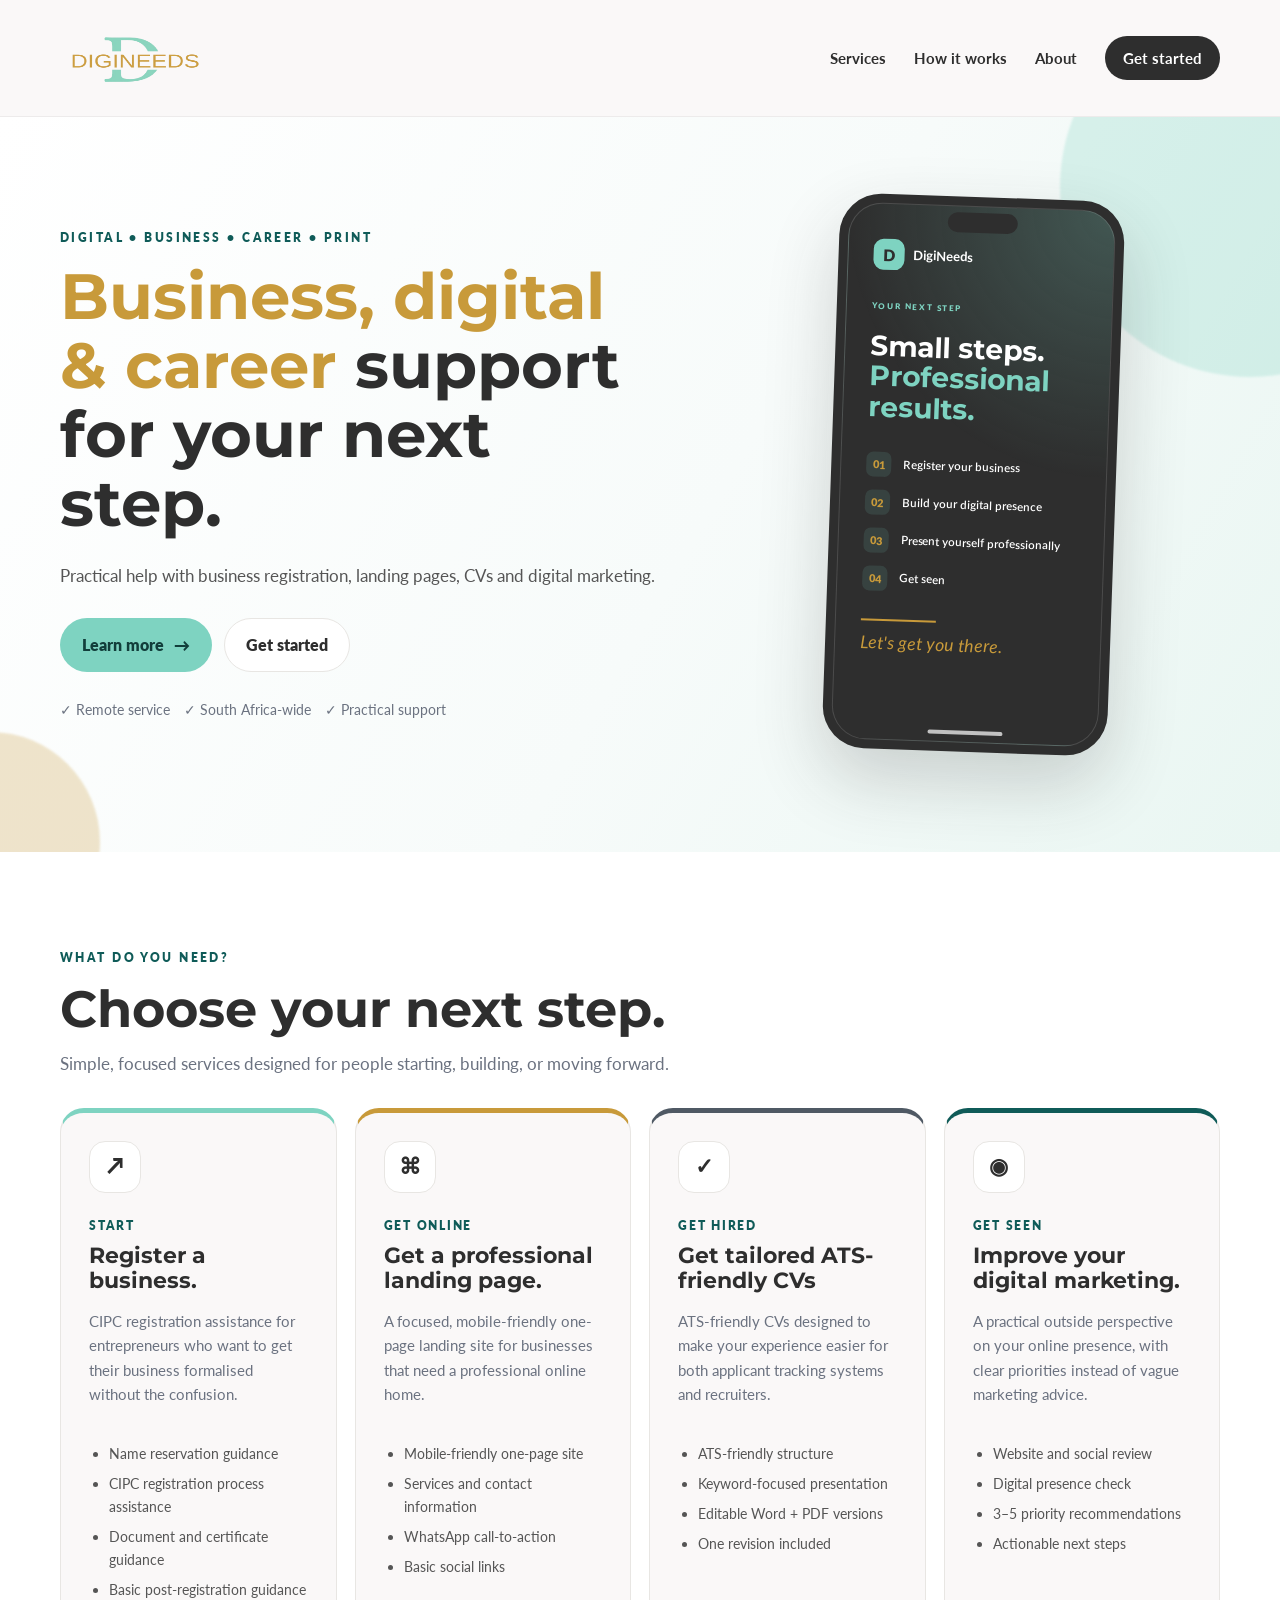
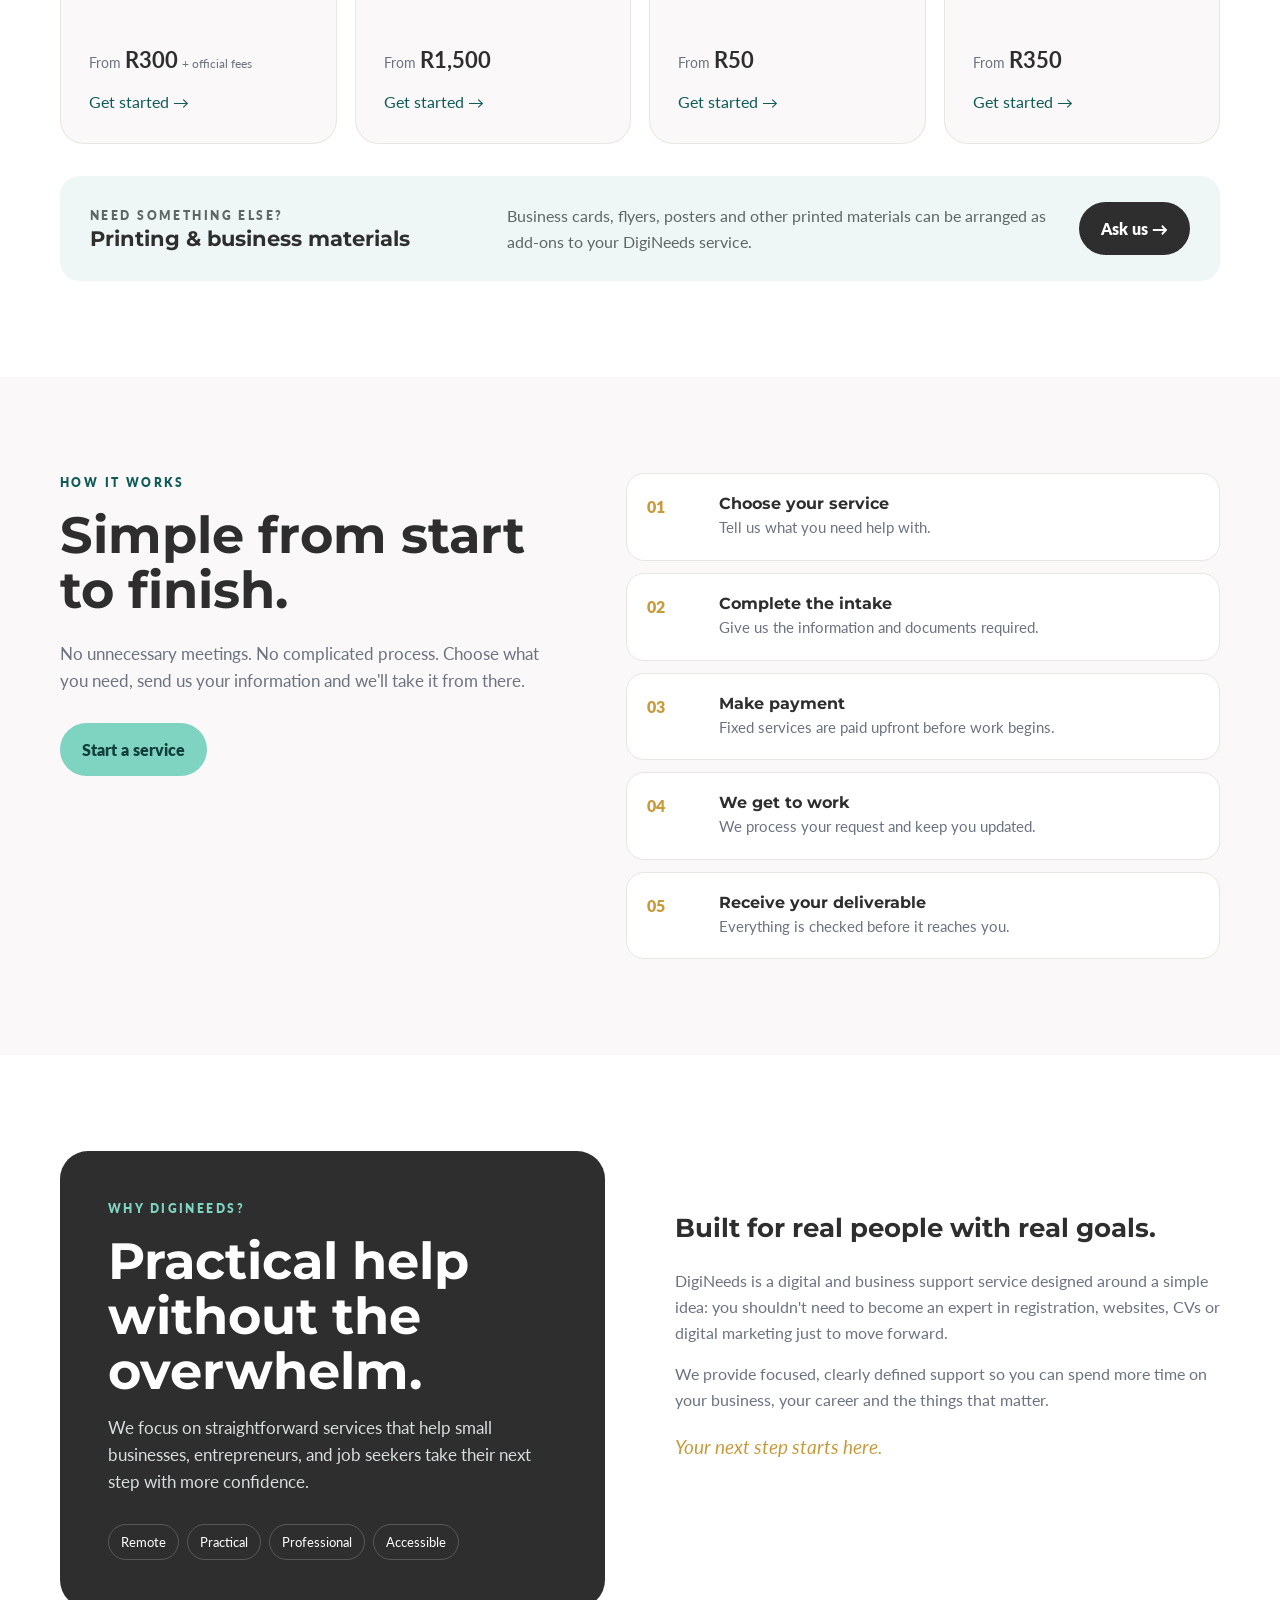
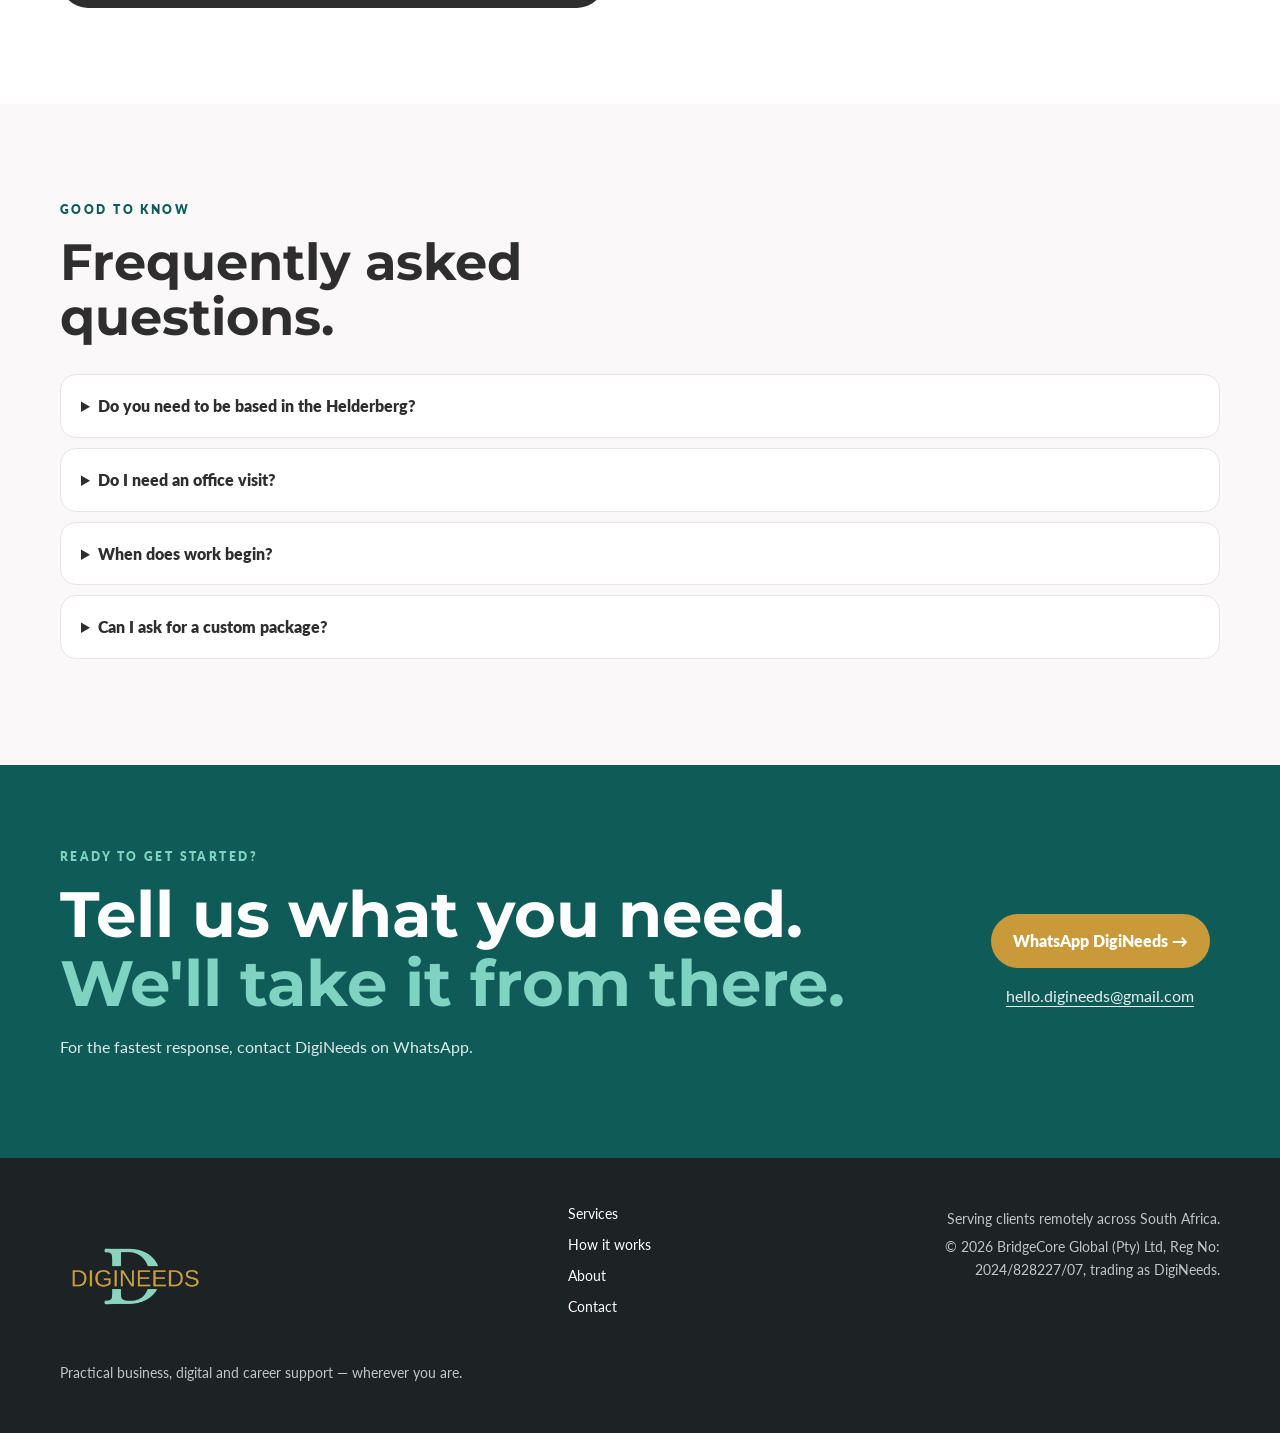
<file: index.html>
<!DOCTYPE html>
<html lang="en">
<head>
  <meta charset="UTF-8">
  <meta name="viewport" content="width=device-width, initial-scale=1.0">
  <meta name="description" content="DigiNeeds provides practical business, digital and career support remotely across South Africa. CIPC registration assistance, landing pages, ATS CVs and digital marketing support.">
  <meta name="theme-color" content="#7ED3C1">
  <title>DigiNeeds | Practical support for your next step</title>
  <link rel="preconnect" href="https://fonts.googleapis.com">
  <link rel="preconnect" href="https://fonts.gstatic.com" crossorigin>
  <link href="https://fonts.googleapis.com/css2?family=Lato:wght@400;500;600;700&family=Montserrat:wght@500;600;700;800&display=swap" rel="stylesheet">
  <link rel="stylesheet" href="styles.css">
</head>
<body>
  <header class="site-header">
    <div class="container nav-wrap">
      <a class="brand" href="#top" aria-label="DigiNeeds home">
        <img src="assets/DigiNeeds_logo.png" alt="DigiNeeds">
      </a>
      <nav class="desktop-nav" aria-label="Main navigation">
        <a href="#services">Services</a>
        <a href="#how-it-works">How it works</a>
        <a href="#about">About</a>
        <a class="nav-cta" href="#contact">Get started</a>
      </nav>
      <button class="menu-toggle" aria-label="Open menu" aria-expanded="false">☰</button>
    </div>
    <div class="mobile-nav" hidden>
      <a href="#services">Services</a>
      <a href="#how-it-works">How it works</a>
      <a href="#about">About</a>
      <a href="#contact">Get started</a>
    </div>
  </header>

  <main id="top">
    <section class="hero">
      <div class="hero-shape hero-shape-one"></div>
      <div class="hero-shape hero-shape-two"></div>
      <div class="container hero-grid">
        <div class="hero-copy">
          <p class="eyebrow">DIGITAL • BUSINESS • CAREER • PRINT</p>
          <h1><span>Business, digital &amp; career</span> support for your next step.</h1>
          <p class="hero-text">
            Practical help with business registration, landing pages, CVs and digital marketing.
          </p>
          <div class="hero-actions">
            <a class="button button-primary" href="#services">Learn more <span>→</span></a>
            <a class="button button-secondary" href="#contact">Get started</a>
          </div>
          <div class="trust-line">
            <span>✓ Remote service</span>
            <span>✓ South Africa-wide</span>
            <span>✓ Practical support</span>
          </div>
        </div>
        <div class="hero-card">
          <div class="hero-card-inner">

            <div class="phone-brand">
            <div class="phone-logo">D</div>
            <span>DigiNeeds</span>
            </div>

              <p class="card-kicker">YOUR NEXT STEP</p>

              <h4>
                Small steps.<br>
                <strong>Professional results.</strong>
              </h4>

              <div class="mini-services">
                  <div><span>01</span> Register your business</div>
                  <div><span>02</span> Build your digital presence</div>
                  <div><span>03</span> Present yourself professionally</div>
                  <div><span>04</span> Get seen</div>
              </div>

              <div class="gold-line"></div>

            <p class="script">Let's get you there.</p>

          </div>
        </div>
      </div>
    </section>
    <!-- =========================================
     CORE WEBSITE SECTIONS
     ========================================= -->

<section class="services section" id="services">
  <div class="container">
    <div class="section-heading">
      <p class="eyebrow">WHAT DO YOU NEED?</p>
      <h2>Choose your next step.</h2>
      <p>Simple, focused services designed for people starting, building, or moving forward.</p>
    </div>
    
    <div class="service-grid">
      <article class="service-card start">
        <div class="service-icon">↗</div>
        <p class="service-label">START</p>
        <h3>Register a business.</h3>
        <p>CIPC registration assistance for entrepreneurs who want to get their business formalised without the confusion.</p>
        <ul>
          <li>Name reservation guidance</li>
          <li>CIPC registration process assistance</li>
          <li>Document and certificate guidance</li>
          <li>Basic post-registration guidance</li>
        </ul>
        <div class="price">From <strong>R300</strong> <small>+ official fees</small></div>
        <button class="text-link service-trigger" type="button" data-service="registration">Get started →</button>
      </article>
      
      <article class="service-card online">
        <div class="service-icon">⌘</div>
        <p class="service-label">GET ONLINE</p>
        <h3>Get a professional landing page.</h3>
        <p>A focused, mobile-friendly one-page landing site for businesses that need a professional online home.</p>
        <ul>
          <li>Mobile-friendly one-page site</li>
          <li>Services and contact information</li>
          <li>WhatsApp call-to-action</li>
          <li>Basic social links</li>
        </ul>
        <div class="price">From <strong>R1,500</strong></div>
        <button class="text-link service-trigger" type="button" data-service="landing-page">Get started →</button>
      </article>
      
      <article class="service-card hired">
        <div class="service-icon">✓</div>
        <p class="service-label">GET HIRED</p>
        <h3>Get tailored ATS-friendly CVs</h3>
        <p>ATS-friendly CVs designed to make your experience easier for both applicant tracking systems and recruiters.</p>
        <ul>
          <li>ATS-friendly structure</li>
          <li>Keyword-focused presentation</li>
          <li>Editable Word + PDF versions</li>
          <li>One revision included</li>
        </ul>
        <div class="price">From <strong>R50</strong></div>
        <button class="text-link service-trigger" type="button" data-service="cv">Get started →</button>
      </article>
      
      <article class="service-card seen">
        <div class="service-icon">◉</div>
        <p class="service-label">GET SEEN</p>
        <h3>Improve your digital marketing.</h3>
        <p>A practical outside perspective on your online presence, with clear priorities instead of vague marketing advice.</p>
        <ul>
          <li>Website and social review</li>
          <li>Digital presence check</li>
          <li>3–5 priority recommendations</li>
          <li>Actionable next steps</li>
        </ul>
        <div class="price">From <strong>R350</strong></div>
        <button class="text-link service-trigger" type="button" data-service="marketing">Get started →</button>
      </article>
    </div>
    
    <div class="add-on-strip">
      <div>
        <p class="eyebrow">NEED SOMETHING ELSE?</p>
        <h3>Printing & business materials</h3>
      </div>
      <p>Business cards, flyers, posters and other printed materials can be arranged as add-ons to your DigiNeeds service.</p>
      <a href="#contact" class="button button-dark">Ask us →</a>
    </div>
  </div>
</section>

<section class="process section" id="how-it-works">
  <div class="container process-grid">
    <div>
      <p class="eyebrow">HOW IT WORKS</p>
      <h2>Simple from start to finish.</h2>
      <p class="lead">No unnecessary meetings. No complicated process. Choose what you need, send us your information and we'll take it from there.</p>
      <a class="button button-primary" href="#contact">Start a service</a>
    </div>
    <div class="steps">
      <div class="step"><span>01</span><div><h3>Choose your service</h3><p>Tell us what you need help with.</p></div></div>
      <div class="step"><span>02</span><div><h3>Complete the intake</h3><p>Give us the information and documents required.</p></div></div>
      <div class="step"><span>03</span><div><h3>Make payment</h3><p>Fixed services are paid upfront before work begins.</p></div></div>
      <div class="step"><span>04</span><div><h3>We get to work</h3><p> We process your request and keep you updated.</p></div></div>
      <div class="step"><span>05</span><div><h3>Receive your deliverable</h3><p>Everything is checked before it reaches you.</p></div></div>
    </div>
  </div>
</section>

<section class="why section" id="about">
  <div class="container why-grid">
    <div class="why-panel">
      <p class="eyebrow">WHY DIGINEEDS?</p>
      <h2>Practical help without the overwhelm.</h2>
      <p>We focus on straightforward services that help small businesses, entrepreneurs, and job seekers take their next step with more confidence.</p>
      <div class="pill-row"><span>Remote</span><span>Practical</span><span>Professional</span><span>Accessible</span></div>
    </div>
    <div class="about-copy">
      <h3>Built for real people with real goals.</h3>
      <p>DigiNeeds is a digital and business support service designed around a simple idea: you shouldn't need to become an expert in registration, websites, CVs or digital marketing just to move forward.</p>
      <p>We provide focused, clearly defined support so you can spend more time on your business, your career and the things that matter.</p>
      <p class="signature">Your next step starts here.</p>
    </div>
  </div>
</section>

<section class="faq section">
  <div class="container narrow">
    <div class="section-heading">
      <p class="eyebrow">GOOD TO KNOW</p>
      <h2>Frequently asked questions.</h2>
    </div>
    <details><summary>Do you need to be based in the Helderberg?</summary><p>No. DigiNeeds is designed to work remotely and serve clients across South Africa.</p></details>
    <details><summary>Do I need an office visit?</summary><p>No. Our pilot services are designed to be handled remotely using WhatsApp, email, and online forms.</p></details>
    <details><summary>When does work begin?</summary><p>For fixed services, work begins after we have received the required information and payment.</p></details>
    <details><summary>Can I ask for a custom package?</summary><p>Yes. If you need a combination of services, contact us, and we'll let you know what we can accommodate.</p></details>
  </div>
</section>

<section class="cta-section" id="contact">
  <div class="container cta-inner">
    <div>
      <p class="eyebrow">READY TO GET STARTED?</p>
      <h2>Tell us what you need.<br><span>We'll take it from there.</span></h2>
      <p>For the fastest response, contact DigiNeeds on WhatsApp.</p>
    </div>
    <div class="cta-actions">
      <a class="button button-gold" href="https://wa.me." target="_blank" rel="noopener">WhatsApp DigiNeeds →</a>
      <a class="email-link" href="mailto:hello.digineeds@gmail.com">hello.digineeds@gmail.com</a>
    </div>
  </div>
</section>

<!-- =========================================
     SERVICE INTAKE MODAL WINDOW & FORM
     ========================================= -->

<div class="service-modal" id="service-modal" hidden>
  <div class="modal-backdrop" data-modal-close></div>
  <div class="modal-panel" role="dialog" aria-modal="true" aria-labelledby="modal-title" aria-describedby="modal-description">
    <button class="modal-close" type="button" aria-label="Close form" data-modal-close>×</button>
    
    <div class="modal-header">
      <p class="eyebrow" id="modal-label">START</p>
      <h2 id="modal-title">Register your business.</h2>
      <p id="modal-description">Tell us a little about what you're starting so we can help with the right next steps.</p>
    </div>
    
    <form id="service-form" novalidate>
      <input type="hidden" name="service" id="service-name">
      <input type="hidden" name="service_price" id="service-price">
      <div class="form-trap" aria-hidden="true">
  <label for="website-trap">Leave this field empty</label>
  <input
    id="website-trap" type="text" name="website_trap" tabindex="-1"
    autocomplete="off">
</div>
      <div class="form-grid">
        <label class="form-field">
          <span>Full name <b aria-hidden="true">*</b></span>
          <input type="text" name="name" autocomplete="name" required>
        </label>
        <label class="form-field">
          <span>Email address <b aria-hidden="true">*</b></span>
          <input type="email" name="email" autocomplete="email" required>
        </label>
        <label class="form-field">
          <span>Contact<b aria-hidden="true">*</b></span>
          <input type="tel" name="phone" autocomplete="tel" required>
        </label>
        
        <!-- JavaScript field injection area -->
        <div id="dynamic-fields" class="form-grid-full"></div>
      </div>
      
      <label class="consent-field">
        <input type="checkbox" name="consent" value="yes" required>
        <span>I agree to DigiNeeds collecting and using the information I provide to process my service request and communicate with me about it. I have read the <a href="privacy.html" target="_blank" rel="noopener">Privacy Policy</a>.</span>
      </label>
      
      <p class="form-error" id="form-error" role="alert" hidden></p>

      <button class="button button-primary form-submit" type="submit" id="form-submit">
        Submit request →
      </button>
    </form>

    <!-- Success Feedback Area -->
    <div class="form-success" id="form-success" hidden>
      <div class="success-mark" aria-hidden="true">✓</div>
          <p class="eyebrow">REQUEST RECEIVED</p>
          <h3>Thanks — we've received your request.</h3>
          <p>Your next step is payment so we can begin processing your request.</p>
          <a class="button button-gold" id="payment-link" href="#" target="_blank" rel="noopener">
            Proceed to secure payment →
          </a>
          <button class="modal-secondary-action" type="button" data-modal-close>Close</button>
        </div>
      </div>
    </div>

  </main>

  <footer class="footer">
    <div class="container footer-grid">
      <div>
        <img src="assets/DigiNeeds_logo.png" alt="DigiNeeds" class="footer-logo">
        <p>Practical business, digital and career support — wherever you are.</p>
      </div>
      <div class="footer-links">
        <a href="#services">Services</a>
        <a href="#how-it-works">How it works</a>
        <a href="#about">About</a>
        <a href="#contact">Contact</a>
      </div>
      <div class="footer-note">
        <p>Serving clients remotely across South Africa.</p>
        <p>© <span id="year"></span> BridgeCore Global (Pty) Ltd, Reg No: 2024/828227/07, trading as DigiNeeds.</p>
      </div>
    </div>
  </footer>

  <script src="script.js"></script>
</body>
</html>
</file>
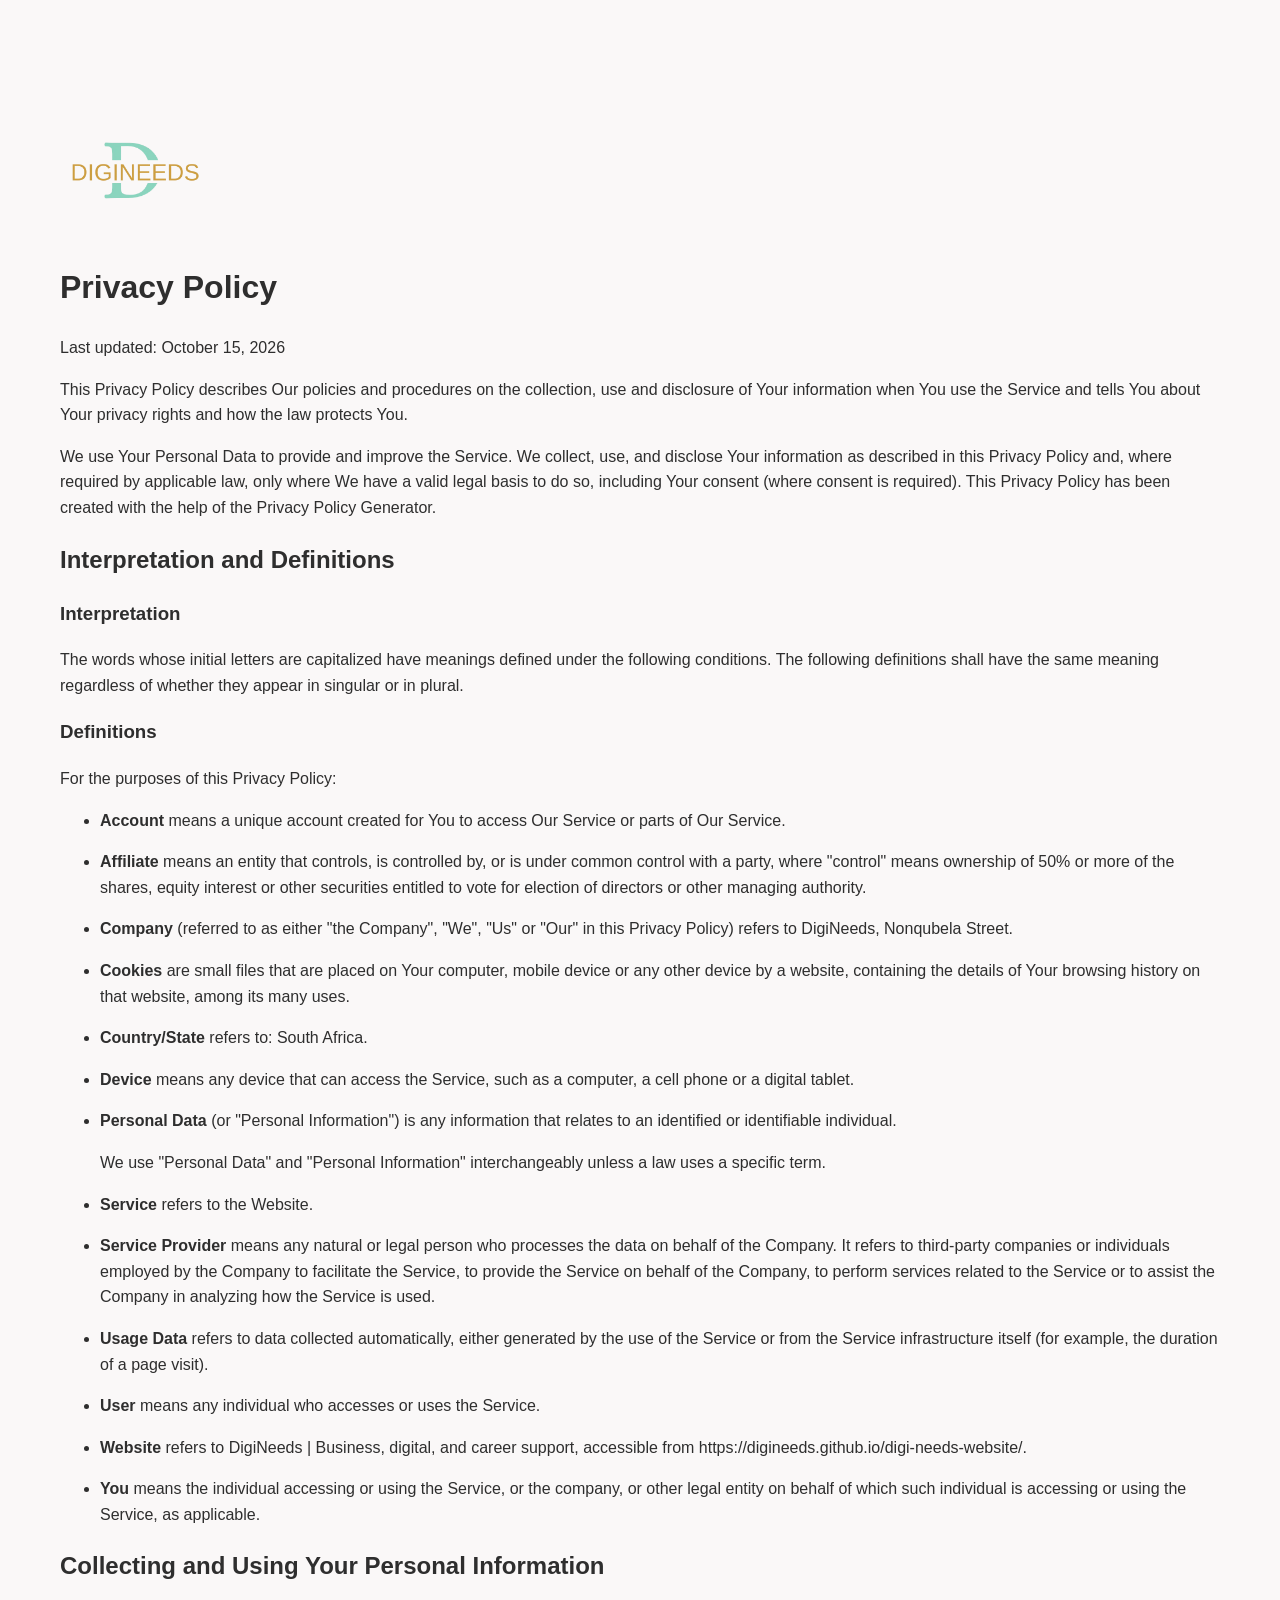
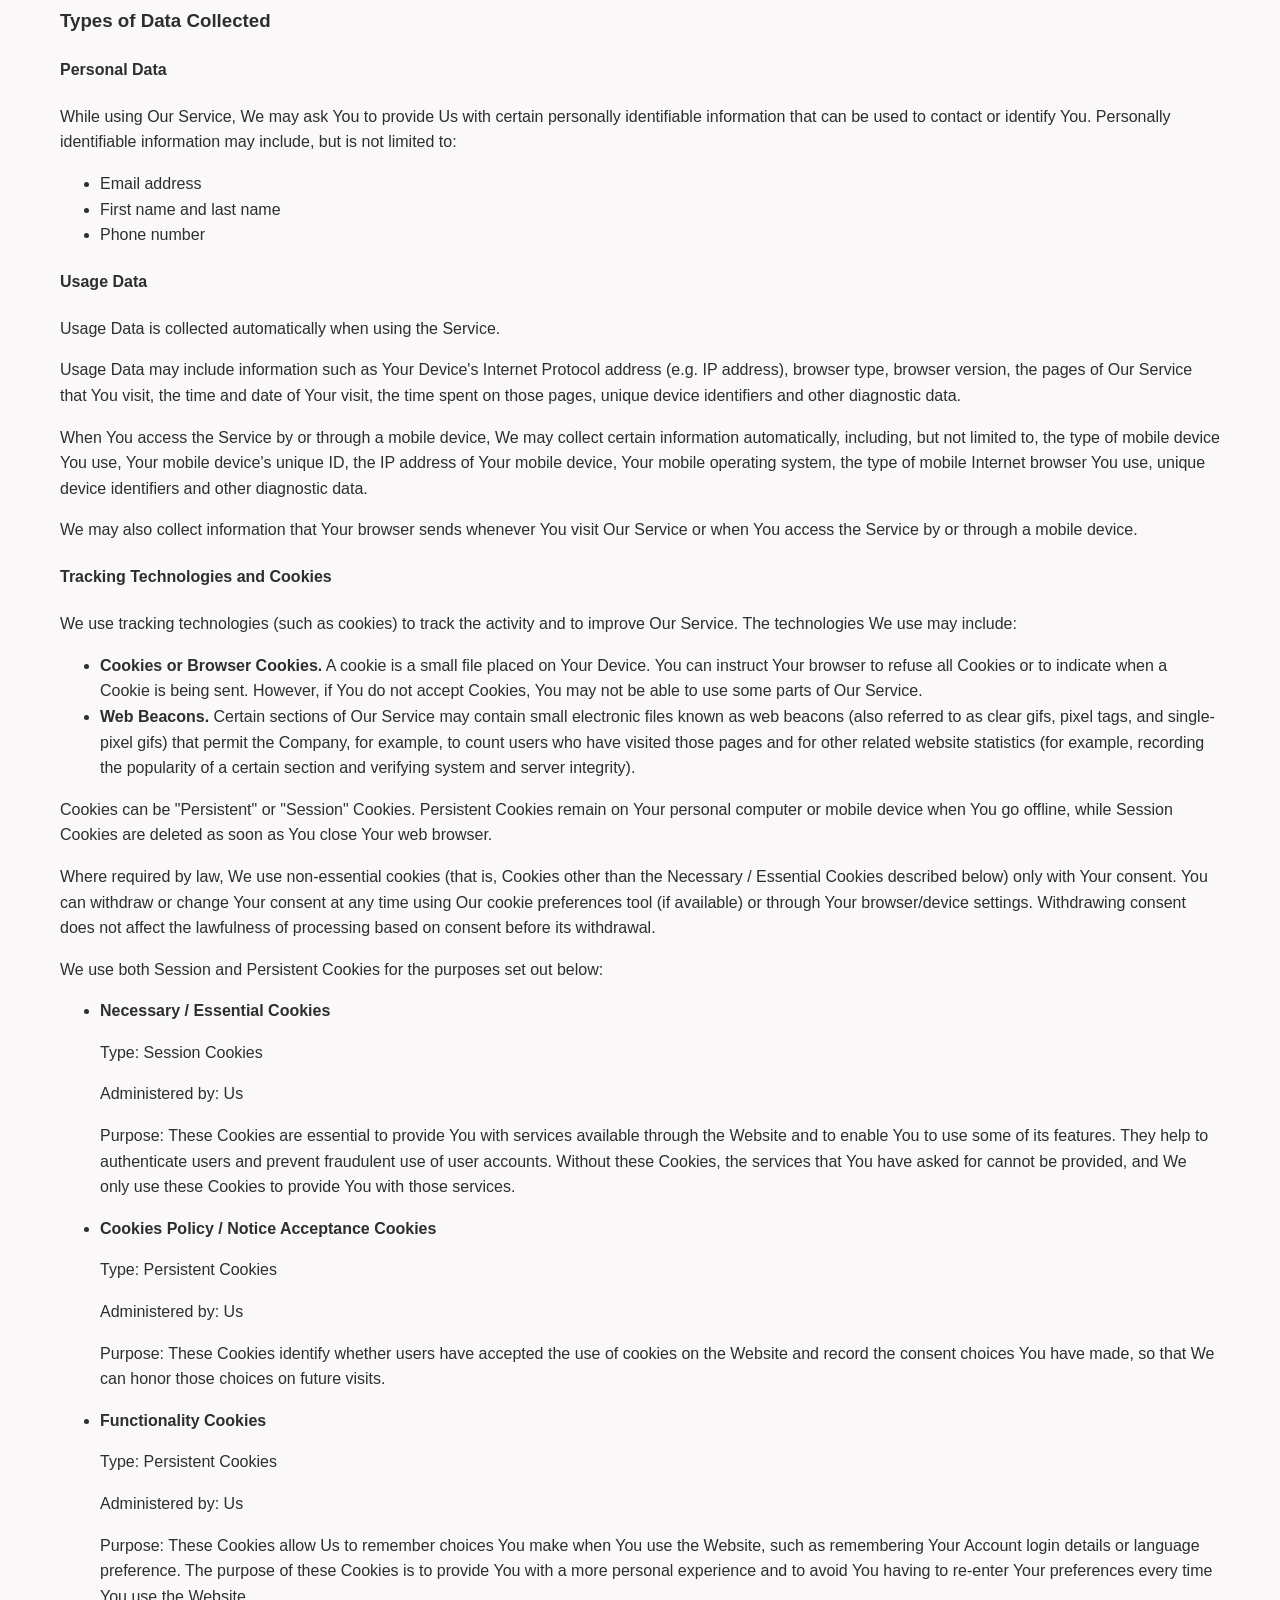
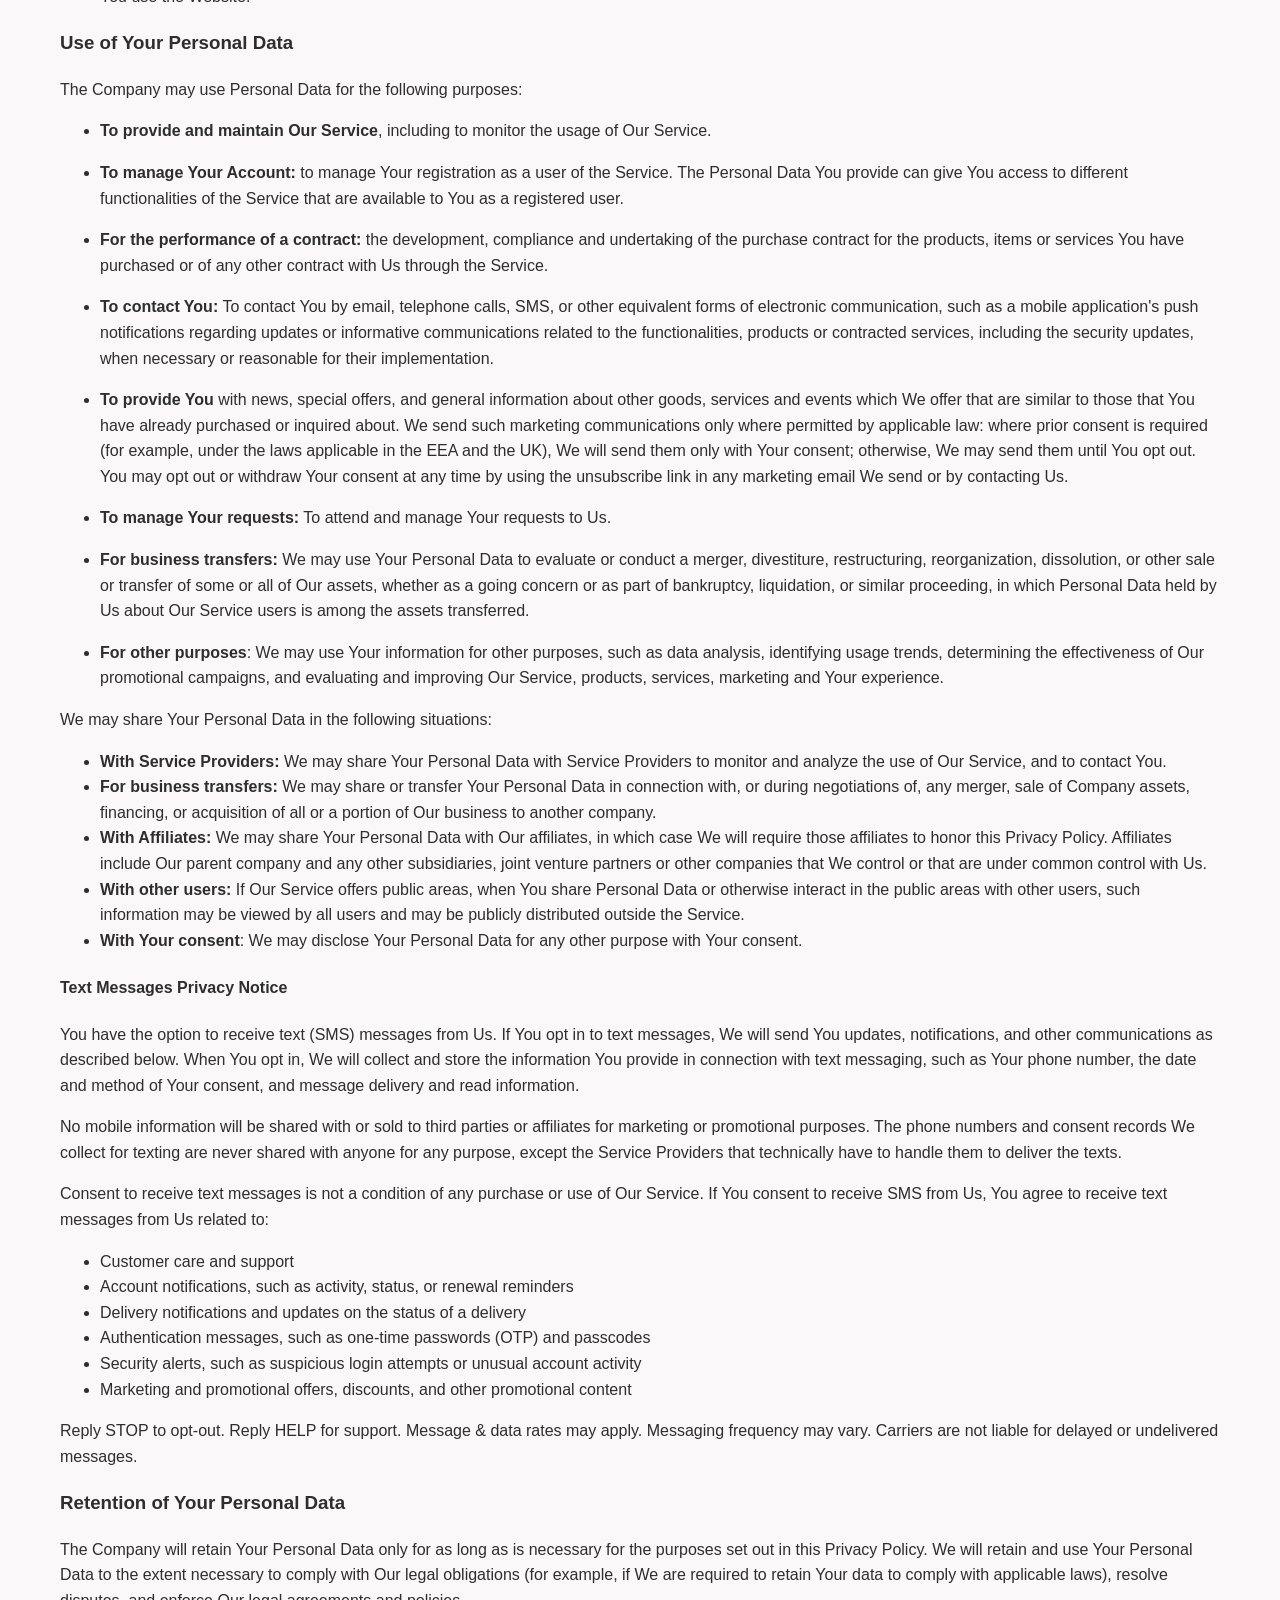
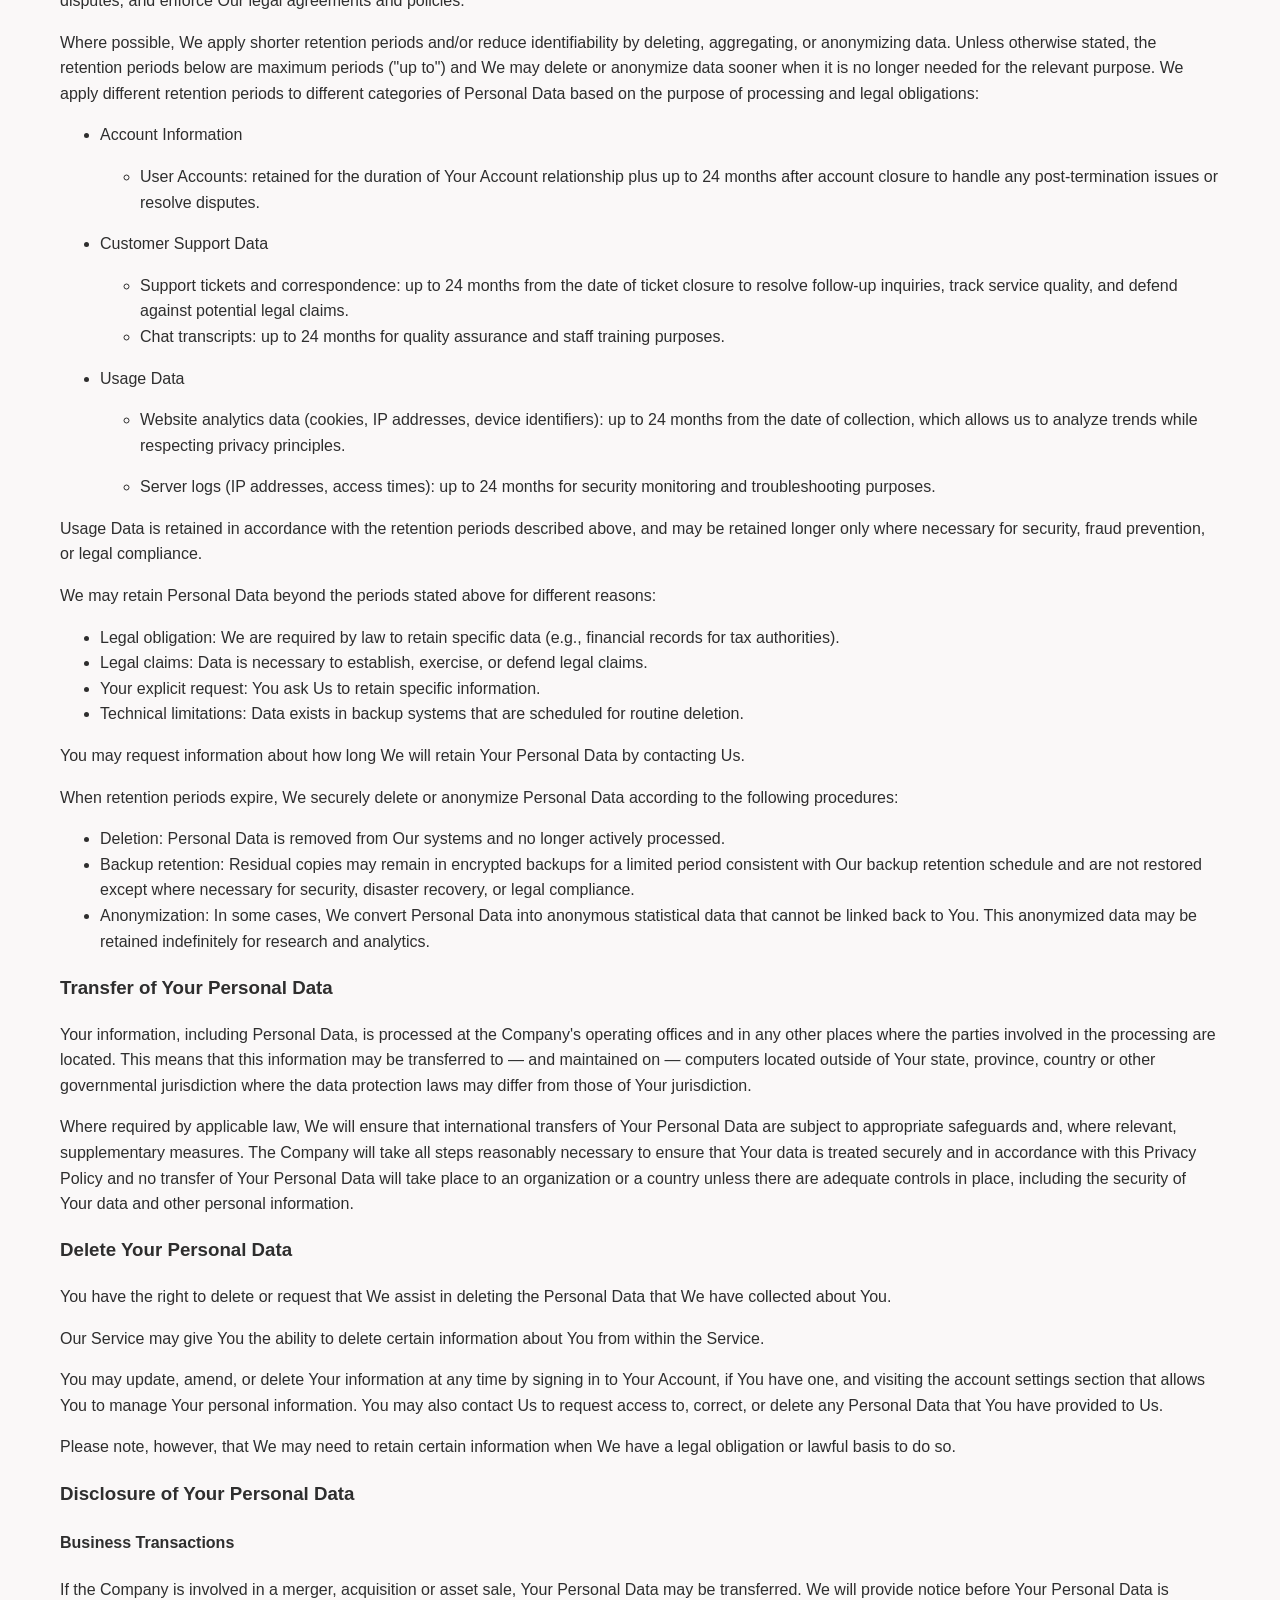
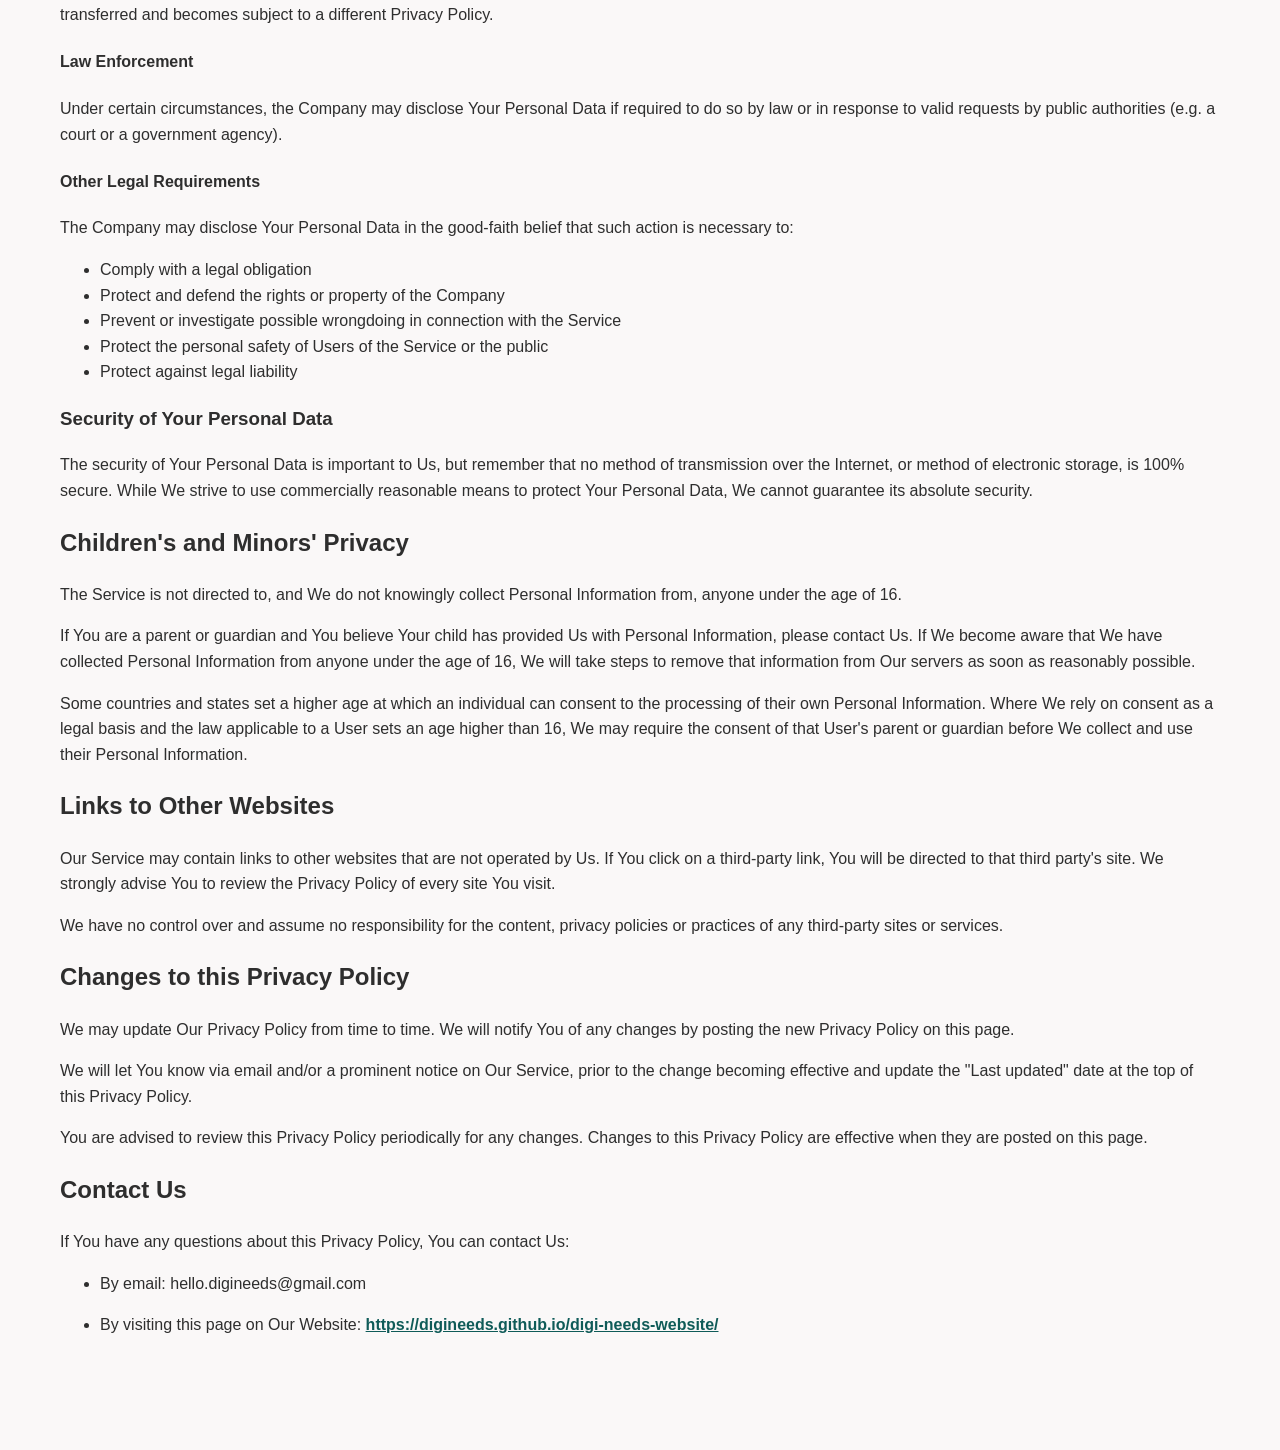
<file: privacy.html>
<!DOCTYPE html>
<html lang="en">
<head>
  <meta charset="UTF-8">
  <meta name="viewport" content="width=device-width, initial-scale=1.0">
  <title>DigiNeeds | Privacy Policy</title>
  <link rel="stylesheet" href="styles.css">
</head>
<body>
  <main class="section">
    <div class="container narrow">
     <img src="assets/DigiNeeds_logo.png" class="footer-logo">
      <h1>Privacy Policy</h1>
<p>Last updated: October 15, 2026</p>
<p>This Privacy Policy describes Our policies and procedures on the collection, use and disclosure of Your information when You use the Service and tells You about Your privacy rights and how the law protects You.</p>
<p>We use Your Personal Data to provide and improve the Service. We collect, use, and disclose Your information as described in this Privacy Policy and, where required by applicable law, only where We have a valid legal basis to do so, including Your consent (where consent is required). This Privacy Policy has been created with the help of the <a href="https://www.termsfeed.com/privacy-policy-generator/" target="_blank">Privacy Policy Generator</a>.</p>
<h2>Interpretation and Definitions</h2>
<h3>Interpretation</h3>
<p>The words whose initial letters are capitalized have meanings defined under the following conditions. The following definitions shall have the same meaning regardless of whether they appear in singular or in plural.</p>
<h3>Definitions</h3>
<p>For the purposes of this Privacy Policy:</p>
<ul>
<li>
<p><strong>Account</strong> means a unique account created for You to access Our Service or parts of Our Service.</p>
</li>
<li>
<p><strong>Affiliate</strong> means an entity that controls, is controlled by, or is under common control with a party, where &quot;control&quot; means ownership of 50% or more of the shares, equity interest or other securities entitled to vote for election of directors or other managing authority.</p>
</li>
<li>
<p><strong>Company</strong> (referred to as either &quot;the Company&quot;, &quot;We&quot;, &quot;Us&quot; or &quot;Our&quot; in this Privacy Policy) refers to DigiNeeds, Nonqubela Street.</p>
</li>
<li>
<p><strong>Cookies</strong> are small files that are placed on Your computer, mobile device or any other device by a website, containing the details of Your browsing history on that website, among its many uses.</p>
</li>
<li>
<p><strong>Country/State</strong> refers to: South Africa.</p>
</li>
<li>
<p><strong>Device</strong> means any device that can access the Service, such as a computer, a cell phone or a digital tablet.</p>
</li>
<li>
<p><strong>Personal Data</strong> (or &quot;Personal Information&quot;) is any information that relates to an identified or identifiable individual.</p>
<p>We use &quot;Personal Data&quot; and &quot;Personal Information&quot; interchangeably unless a law uses a specific term.</p>
</li>
<li>
<p><strong>Service</strong> refers to the Website.</p>
</li>
<li>
<p><strong>Service Provider</strong> means any natural or legal person who processes the data on behalf of the Company. It refers to third-party companies or individuals employed by the Company to facilitate the Service, to provide the Service on behalf of the Company, to perform services related to the Service or to assist the Company in analyzing how the Service is used.</p>
</li>
<li>
<p><strong>Usage Data</strong> refers to data collected automatically, either generated by the use of the Service or from the Service infrastructure itself (for example, the duration of a page visit).</p>
</li>
<li>
<p><strong>User</strong> means any individual who accesses or uses the Service.</p>
</li>
<li>
<p><strong>Website</strong> refers to DigiNeeds | Business, digital, and career support, accessible from <a href="https://digineeds.github.io/digi-needs-website/" rel="external nofollow noopener" target="_blank">https://digineeds.github.io/digi-needs-website/</a>.</p>
</li>
<li>
<p><strong>You</strong> means the individual accessing or using the Service, or the company, or other legal entity on behalf of which such individual is accessing or using the Service, as applicable.</p>
</li>
</ul>
<h2>Collecting and Using Your Personal Information</h2>
<h3>Types of Data Collected</h3>
<h4>Personal Data</h4>
<p>While using Our Service, We may ask You to provide Us with certain personally identifiable information that can be used to contact or identify You. Personally identifiable information may include, but is not limited to:</p>
<ul>
<li>Email address</li>
<li>First name and last name</li>
<li>Phone number</li>
</ul>
<h4>Usage Data</h4>
<p>Usage Data is collected automatically when using the Service.</p>
<p>Usage Data may include information such as Your Device's Internet Protocol address (e.g. IP address), browser type, browser version, the pages of Our Service that You visit, the time and date of Your visit, the time spent on those pages, unique device identifiers and other diagnostic data.</p>
<p>When You access the Service by or through a mobile device, We may collect certain information automatically, including, but not limited to, the type of mobile device You use, Your mobile device's unique ID, the IP address of Your mobile device, Your mobile operating system, the type of mobile Internet browser You use, unique device identifiers and other diagnostic data.</p>
<p>We may also collect information that Your browser sends whenever You visit Our Service or when You access the Service by or through a mobile device.</p>
<h4>Tracking Technologies and Cookies</h4>
<p>We use tracking technologies (such as cookies) to track the activity and to improve Our Service. The technologies We use may include:</p>
<ul>
<li><strong>Cookies or Browser Cookies.</strong> A cookie is a small file placed on Your Device. You can instruct Your browser to refuse all Cookies or to indicate when a Cookie is being sent. However, if You do not accept Cookies, You may not be able to use some parts of Our Service.</li>
<li><strong>Web Beacons.</strong> Certain sections of Our Service may contain small electronic files known as web beacons (also referred to as clear gifs, pixel tags, and single-pixel gifs) that permit the Company, for example, to count users who have visited those pages and for other related website statistics (for example, recording the popularity of a certain section and verifying system and server integrity).</li>
</ul>
<p>Cookies can be &quot;Persistent&quot; or &quot;Session&quot; Cookies. Persistent Cookies remain on Your personal computer or mobile device when You go offline, while Session Cookies are deleted as soon as You close Your web browser.</p>
<p>Where required by law, We use non-essential cookies (that is, Cookies other than the Necessary / Essential Cookies described below) only with Your consent. You can withdraw or change Your consent at any time using Our cookie preferences tool (if available) or through Your browser/device settings. Withdrawing consent does not affect the lawfulness of processing based on consent before its withdrawal.</p>
<p>We use both Session and Persistent Cookies for the purposes set out below:</p>
<ul>
<li>
<p><strong>Necessary / Essential Cookies</strong></p>
<p>Type: Session Cookies</p>
<p>Administered by: Us</p>
<p>Purpose: These Cookies are essential to provide You with services available through the Website and to enable You to use some of its features. They help to authenticate users and prevent fraudulent use of user accounts. Without these Cookies, the services that You have asked for cannot be provided, and We only use these Cookies to provide You with those services.</p>
</li>
<li>
<p><strong>Cookies Policy / Notice Acceptance Cookies</strong></p>
<p>Type: Persistent Cookies</p>
<p>Administered by: Us</p>
<p>Purpose: These Cookies identify whether users have accepted the use of cookies on the Website and record the consent choices You have made, so that We can honor those choices on future visits.</p>
</li>
<li>
<p><strong>Functionality Cookies</strong></p>
<p>Type: Persistent Cookies</p>
<p>Administered by: Us</p>
<p>Purpose: These Cookies allow Us to remember choices You make when You use the Website, such as remembering Your Account login details or language preference. The purpose of these Cookies is to provide You with a more personal experience and to avoid You having to re-enter Your preferences every time You use the Website.</p>
</li>
</ul>
<h3>Use of Your Personal Data</h3>
<p>The Company may use Personal Data for the following purposes:</p>
<ul>
<li>
<p><strong>To provide and maintain Our Service</strong>, including to monitor the usage of Our Service.</p>
</li>
<li>
<p><strong>To manage Your Account:</strong> to manage Your registration as a user of the Service. The Personal Data You provide can give You access to different functionalities of the Service that are available to You as a registered user.</p>
</li>
<li>
<p><strong>For the performance of a contract:</strong> the development, compliance and undertaking of the purchase contract for the products, items or services You have purchased or of any other contract with Us through the Service.</p>
</li>
<li>
<p><strong>To contact You:</strong> To contact You by email, telephone calls, SMS, or other equivalent forms of electronic communication, such as a mobile application's push notifications regarding updates or informative communications related to the functionalities, products or contracted services, including the security updates, when necessary or reasonable for their implementation.</p>
</li>
<li>
<p><strong>To provide You</strong> with news, special offers, and general information about other goods, services and events which We offer that are similar to those that You have already purchased or inquired about. We send such marketing communications only where permitted by applicable law: where prior consent is required (for example, under the laws applicable in the EEA and the UK), We will send them only with Your consent; otherwise, We may send them until You opt out. You may opt out or withdraw Your consent at any time by using the unsubscribe link in any marketing email We send or by contacting Us.</p>
</li>
<li>
<p><strong>To manage Your requests:</strong> To attend and manage Your requests to Us.</p>
</li>
<li>
<p><strong>For business transfers:</strong> We may use Your Personal Data to evaluate or conduct a merger, divestiture, restructuring, reorganization, dissolution, or other sale or transfer of some or all of Our assets, whether as a going concern or as part of bankruptcy, liquidation, or similar proceeding, in which Personal Data held by Us about Our Service users is among the assets transferred.</p>
</li>
<li>
<p><strong>For other purposes</strong>: We may use Your information for other purposes, such as data analysis, identifying usage trends, determining the effectiveness of Our promotional campaigns, and evaluating and improving Our Service, products, services, marketing and Your experience.</p>
</li>
</ul>
<p>We may share Your Personal Data in the following situations:</p>
<ul>
<li><strong>With Service Providers:</strong> We may share Your Personal Data with Service Providers to monitor and analyze the use of Our Service, and to contact You.</li>
<li><strong>For business transfers:</strong> We may share or transfer Your Personal Data in connection with, or during negotiations of, any merger, sale of Company assets, financing, or acquisition of all or a portion of Our business to another company.</li>
<li><strong>With Affiliates:</strong> We may share Your Personal Data with Our affiliates, in which case We will require those affiliates to honor this Privacy Policy. Affiliates include Our parent company and any other subsidiaries, joint venture partners or other companies that We control or that are under common control with Us.</li>
<li><strong>With other users:</strong> If Our Service offers public areas, when You share Personal Data or otherwise interact in the public areas with other users, such information may be viewed by all users and may be publicly distributed outside the Service.</li>
<li><strong>With Your consent</strong>: We may disclose Your Personal Data for any other purpose with Your consent.</li>
</ul>
<h4>Text Messages Privacy Notice</h4>
<p>You have the option to receive text (SMS) messages from Us. If You opt in to text messages, We will send You updates, notifications, and other communications as described below. When You opt in, We will collect and store the information You provide in connection with text messaging, such as Your phone number, the date and method of Your consent, and message delivery and read information.</p>
<p>No mobile information will be shared with or sold to third parties or affiliates for marketing or promotional purposes. The phone numbers and consent records We collect for texting are never shared with anyone for any purpose, except the Service Providers that technically have to handle them to deliver the texts.</p>
<p>Consent to receive text messages is not a condition of any purchase or use of Our Service. If You consent to receive SMS from Us, You agree to receive text messages from Us related to:</p>
<ul>
<li>Customer care and support</li>
<li>Account notifications, such as activity, status, or renewal reminders</li>
<li>Delivery notifications and updates on the status of a delivery</li>
<li>Authentication messages, such as one-time passwords (OTP) and passcodes</li>
<li>Security alerts, such as suspicious login attempts or unusual account activity</li>
<li>Marketing and promotional offers, discounts, and other promotional content</li>
</ul>
<p>Reply STOP to opt-out. Reply HELP for support. Message &amp; data rates may apply. Messaging frequency may vary. Carriers are not liable for delayed or undelivered messages.</p>
<h3>Retention of Your Personal Data</h3>
<p>The Company will retain Your Personal Data only for as long as is necessary for the purposes set out in this Privacy Policy. We will retain and use Your Personal Data to the extent necessary to comply with Our legal obligations (for example, if We are required to retain Your data to comply with applicable laws), resolve disputes, and enforce Our legal agreements and policies.</p>
<p>Where possible, We apply shorter retention periods and/or reduce identifiability by deleting, aggregating, or anonymizing data. Unless otherwise stated, the retention periods below are maximum periods (&quot;up to&quot;) and We may delete or anonymize data sooner when it is no longer needed for the relevant purpose. We apply different retention periods to different categories of Personal Data based on the purpose of processing and legal obligations:</p>
<ul>
<li>
<p>Account Information</p>
<ul>
<li>User Accounts: retained for the duration of Your Account relationship plus up to 24 months after account closure to handle any post-termination issues or resolve disputes.</li>
</ul>
</li>
<li>
<p>Customer Support Data</p>
<ul>
<li>Support tickets and correspondence: up to 24 months from the date of ticket closure to resolve follow-up inquiries, track service quality, and defend against potential legal claims.</li>
<li>Chat transcripts: up to 24 months for quality assurance and staff training purposes.</li>
</ul>
</li>
<li>
<p>Usage Data</p>
<ul>
<li>
<p>Website analytics data (cookies, IP addresses, device identifiers): up to 24 months from the date of collection, which allows us to analyze trends while respecting privacy principles.</p>
</li>
<li>
<p>Server logs (IP addresses, access times): up to 24 months for security monitoring and troubleshooting purposes.</p>
</li>
</ul>
</li>
</ul>
<p>Usage Data is retained in accordance with the retention periods described above, and may be retained longer only where necessary for security, fraud prevention, or legal compliance.</p>
<p>We may retain Personal Data beyond the periods stated above for different reasons:</p>
<ul>
<li>Legal obligation: We are required by law to retain specific data (e.g., financial records for tax authorities).</li>
<li>Legal claims: Data is necessary to establish, exercise, or defend legal claims.</li>
<li>Your explicit request: You ask Us to retain specific information.</li>
<li>Technical limitations: Data exists in backup systems that are scheduled for routine deletion.</li>
</ul>
<p>You may request information about how long We will retain Your Personal Data by contacting Us.</p>
<p>When retention periods expire, We securely delete or anonymize Personal Data according to the following procedures:</p>
<ul>
<li>Deletion: Personal Data is removed from Our systems and no longer actively processed.</li>
<li>Backup retention: Residual copies may remain in encrypted backups for a limited period consistent with Our backup retention schedule and are not restored except where necessary for security, disaster recovery, or legal compliance.</li>
<li>Anonymization: In some cases, We convert Personal Data into anonymous statistical data that cannot be linked back to You. This anonymized data may be retained indefinitely for research and analytics.</li>
</ul>
<h3>Transfer of Your Personal Data</h3>
<p>Your information, including Personal Data, is processed at the Company's operating offices and in any other places where the parties involved in the processing are located. This means that this information may be transferred to — and maintained on — computers located outside of Your state, province, country or other governmental jurisdiction where the data protection laws may differ from those of Your jurisdiction.</p>
<p>Where required by applicable law, We will ensure that international transfers of Your Personal Data are subject to appropriate safeguards and, where relevant, supplementary measures. The Company will take all steps reasonably necessary to ensure that Your data is treated securely and in accordance with this Privacy Policy and no transfer of Your Personal Data will take place to an organization or a country unless there are adequate controls in place, including the security of Your data and other personal information.</p>
<h3>Delete Your Personal Data</h3>
<p>You have the right to delete or request that We assist in deleting the Personal Data that We have collected about You.</p>
<p>Our Service may give You the ability to delete certain information about You from within the Service.</p>
<p>You may update, amend, or delete Your information at any time by signing in to Your Account, if You have one, and visiting the account settings section that allows You to manage Your personal information. You may also contact Us to request access to, correct, or delete any Personal Data that You have provided to Us.</p>
<p>Please note, however, that We may need to retain certain information when We have a legal obligation or lawful basis to do so.</p>
<h3>Disclosure of Your Personal Data</h3>
<h4>Business Transactions</h4>
<p>If the Company is involved in a merger, acquisition or asset sale, Your Personal Data may be transferred. We will provide notice before Your Personal Data is transferred and becomes subject to a different Privacy Policy.</p>
<h4>Law Enforcement</h4>
<p>Under certain circumstances, the Company may disclose Your Personal Data if required to do so by law or in response to valid requests by public authorities (e.g. a court or a government agency).</p>
<h4>Other Legal Requirements</h4>
<p>The Company may disclose Your Personal Data in the good-faith belief that such action is necessary to:</p>
<ul>
<li>Comply with a legal obligation</li>
<li>Protect and defend the rights or property of the Company</li>
<li>Prevent or investigate possible wrongdoing in connection with the Service</li>
<li>Protect the personal safety of Users of the Service or the public</li>
<li>Protect against legal liability</li>
</ul>
<h3>Security of Your Personal Data</h3>
<p>The security of Your Personal Data is important to Us, but remember that no method of transmission over the Internet, or method of electronic storage, is 100% secure. While We strive to use commercially reasonable means to protect Your Personal Data, We cannot guarantee its absolute security.</p>
<h2>Children's and Minors' Privacy</h2>
<p>The Service is not directed to, and We do not knowingly collect Personal Information from, anyone under the age of 16.</p>
<p>If You are a parent or guardian and You believe Your child has provided Us with Personal Information, please contact Us. If We become aware that We have collected Personal Information from anyone under the age of 16, We will take steps to remove that information from Our servers as soon as reasonably possible.</p>
<p>Some countries and states set a higher age at which an individual can consent to the processing of their own Personal Information. Where We rely on consent as a legal basis and the law applicable to a User sets an age higher than 16, We may require the consent of that User's parent or guardian before We collect and use their Personal Information.</p>
<h2>Links to Other Websites</h2>
<p>Our Service may contain links to other websites that are not operated by Us. If You click on a third-party link, You will be directed to that third party's site. We strongly advise You to review the Privacy Policy of every site You visit.</p>
<p>We have no control over and assume no responsibility for the content, privacy policies or practices of any third-party sites or services.</p>
<h2>Changes to this Privacy Policy</h2>
<p>We may update Our Privacy Policy from time to time. We will notify You of any changes by posting the new Privacy Policy on this page.</p>
<p>We will let You know via email and/or a prominent notice on Our Service, prior to the change becoming effective and update the &quot;Last updated&quot; date at the top of this Privacy Policy.</p>
<p>You are advised to review this Privacy Policy periodically for any changes. Changes to this Privacy Policy are effective when they are posted on this page.</p>
<h2>Contact Us</h2>
<p>If You have any questions about this Privacy Policy, You can contact Us:</p>
<ul>
<li>
<p>By email: hello.digineeds@gmail.com</p>
</li>
<li>
<p>By visiting this page on Our Website: <a href="index.html" id="home">https://digineeds.github.io/digi-needs-website/</a></p>
</li>
</ul>
    </div>
  </main>
</body>
</html>
</file>
<file: styles.css>
:root {
  --teal: #7ED3C1;
  --teal-dark: #0f5b58;
  --gold: #C89A3A;
  --gold-dark: #a77c25;
  --charcoal: #2E2E2E;
  --muted: #6B7280;
  --cream: #FAF8F8;
  --white: #ffffff;
  --line: #e8e6e3;
  --shadow: 0 18px 50px rgba(46, 46, 46, .08);
  --radius: 24px;}
* { box-sizing: border-box; }
html { scroll-behavior: smooth; }
body {
  margin: 0;
  color: var(--charcoal);
  background: var(--cream);
  font-family: "Lato", sans-serif;
  line-height: 1.6;
}
a { color: inherit; text-decoration: none; }
img { max-width: 100%; display: block; }
button { font: inherit; }
.container { width: min(100% - 32px, 1160px); margin-inline: auto; }
.narrow { width: min(800px, 100%); }
.section { padding: 64px 0; }
.site-header {
  position: sticky; top: 0; z-index: 20;
  background: rgba(250,248,248,.94);
  backdrop-filter: blur(14px);
  border-bottom: 1px solid rgba(46,46,46,.06);}
.nav-wrap {
  min-height: 70px; display: flex; align-items: center; 
  justify-content: space-between;}
.brand img { width: 145px; height: 116px; }
.desktop-nav { display: none; align-items: center; gap: 28px; font-weight: 700; font-size: .94rem; }
.desktop-nav a { transition: color .2s ease; }
.desktop-nav a:hover { color: var(--teal-dark); }
.nav-cta { padding: 10px 18px; border-radius: 999px; background: var(--charcoal); color: white; }
.menu-toggle { display: inline-grid; place-items: center; min-width: 44px; min-height: 44px; border: 0; background: none; font-size: 1.5rem; color: var(--charcoal); cursor: pointer; }
.mobile-nav { padding: 10px 20px 20px; display: grid; gap: 12px; font-weight: 700; }
.mobile-nav[hidden] { display: none; }
.mobile-nav a { padding: 10px; }
.hero {
  position: relative;
  overflow: hidden;
  background: linear-gradient(120deg, #fff 0%, #f7fbfa 55%, #e9f6f2 100%);
  padding: 52px 0 64px;
}
.hero-grid {
  display: grid;
  grid-template-columns: minmax(0, 1fr);
  gap: 36px;
  align-items: center;
  position: relative;
  z-index: 2;
}
.eyebrow {
  letter-spacing: .2em;
  font-size: .76rem;
  font-weight: 800;
  color: var(--teal-dark);
  margin: 0 0 14px;
}
.hero h1,
.section-heading h2,
.process h2,
.why h2,
.cta-section h2 {
  font-family: "Montserrat", sans-serif;
  line-height: 1.08;
  margin: 0;
}
.hero h1 {
  font-size: clamp(2rem, 8vw, 2.8rem);
  max-width: 760px;
}
.hero h1 span {
  color: var(--gold);
}
.hero-text {
  font-size: 1rem;
  max-width: 42rem;
  color: #555;
  margin: 24px 0 28px;
}
.hero-actions {
  display: flex;
  flex-wrap: wrap;
  gap: 12px;
}
.button {
  display: inline-flex;
  align-items: center;
  justify-content: center;
  gap: 10px;
  border-radius: 999px;
  padding: 13px 21px;
  font-weight: 800;
  border: 1px solid transparent;
  transition: transform .2s ease, box-shadow .2s ease, background .2s ease;
}
.button:hover {
  transform: translateY(-2px);
  box-shadow: 0 10px 25px rgba(0,0,0,.10);
}
.button-primary {
  background: var(--teal);
  color: #123e3b;
}
.button-secondary {
  background: white;
  border-color: var(--line);
}
.button-dark {
  background: var(--charcoal);
  color: white;
}
.button-gold {
  background: var(--gold);
  color: white;
}
.trust-line {
  display: flex;
  flex-wrap: wrap;
  gap: 18px;
  margin-top: 26px;
  color: var(--muted);
  font-size: .9rem;
}
/* =========================================

   DIGINEEDS PHONE MOCKUP

   ========================================= */

.hero-card {
  position: relative;
  width: min(225px, 100%);
  height: 440px;
  margin: 0 auto;
  padding: 9px;
  border-radius: 42px;
  background: var(--charcoal);
  color: white;
  box-shadow:
    0 30px 70px rgba(46,46,46,.20);
  transform: rotate(2deg);
  transition:
    transform .35s ease,
    box-shadow .35s ease;
}
.hero-card:hover {
  transform: rotate(0deg) translateY(-6px);
  box-shadow:
    0 40px 80px rgba(46,46,46,.22);
}
/* Phone screen */
.hero-card-inner {
  position: relative;
  width: 100%;
  height: 100%;
  box-sizing: border-box;
  overflow: hidden;
  border: 1px solid rgba(255,255,255,.14);
  border-radius: 34px;
  padding: 27px 18px;
  display: flex;
  flex-direction: column;
  justify-content: flex-start;
  background:
   radial-gradient(
      circle at top right,
      rgba(126,211,193,.25),
      transparent 45%
    );
}
/* Phone speaker/camera */
.hero-card::before {
  content: "";
  position: absolute;
  z-index: 5;
  top: 16px;
  left: 50%;
  width: 70px;
  height: 20px;
  border-radius: 20px;
  background: var(--charcoal);
  transform: translateX(-50%);
}
/* Phone bottom indicator */
.hero-card::after {
  content: "";
  position: absolute;
  z-index: 5;
  bottom: 17px;
  left: 50%;
  width: 75px;
  height: 4px;
  border-radius: 10px;
  background: rgba(255,255,255,.7);
  transform: translateX(-50%);
}
/* =========================================

   PHONE CONTENT

   ========================================= */
.phone-brand {
  display: flex;
  align-items: center;
  gap: 9px;
  margin-bottom: 30px;
  font-size: 13px;
  font-weight: 700;
}
.phone-logo {
  display: flex;
  align-items: center;
  justify-content: center;
  width: 31px;
  height: 31px;
  border-radius: 10px;
  background: var(--teal);
  color: var(--charcoal);
  font-size: 16px;
  font-weight: 800;
}
/* Kicker */
.card-kicker {
  margin: 0 0 8px;
  letter-spacing: .2em;
  font-size: .50rem;
  font-weight: 800;
  color: var(--teal);
}
/* Main heading */
.hero-card h4 {
  font-family: "Montserrat", sans-serif;
  font-size: 1.1rem;
  line-height: 1.08;
  margin: 10px 0 30px;
}
.hero-card h4 strong {
  color: var(--teal);
}
/* Services */
.mini-services {
  display: grid;
  gap: 13px;
}
.mini-services div {
  display: flex;
  gap: 12px;
  align-items: center;
  font-size: .72rem;
  font-weight: 600;
  line-height: 1.25;
}
.mini-services span {
  display: flex;
  align-items: center;
  justify-content: center;
  width: 25px;
  height: 25px;
  flex-shrink: 0;
  border-radius: 7px;
  background: rgba(126,211,193,.12); color: var(--gold);
  font-size: .68rem;font-weight: 800;}
/* Gold line */
.gold-line {
  width: clamp(48px, 20vw, 75px);
  height: 2px;
  flex: 0 0 2px;
  margin-top: clamp(14px, 3vw, 28px);
  background: var(--gold);
}
/* Closing message */
.script {
  margin: clamp(7px, 2vw, 11px) 0 0;
  color: var(--gold);
  font-size: clamp(.5rem, 3.5vw, 1.1rem);
  line-height: 1.25;
  font-style: italic;
}
/* =========================================

   HERO DECORATIVE SHAPES

   ========================================= */

.hero-shape {
  position: absolute;
  border-radius: 50%;
  filter: blur(1px);
  opacity: .25;
}
.hero-shape-one {
  width: 380px;
  height: 380px;
  background: var(--teal);
  right: -160px;
  top: -120px;
}
.hero-shape-two {
  width: 220px;
  height: 220px;
  background: var(--gold);
  left: -120px;
  bottom: -100px;
}
/* =========================================

   SERVICES SECTION

   ========================================= */
.section-heading { max-width: 720px; margin-bottom: 30px; }
.section-heading h2, .process h2, .why h2 { font-size: clamp(2rem, 4vw, 3.4rem); }
.section-heading > p:last-child { color: var(--muted); font-size: 1.05rem; margin-top: 14px; }
.services { background: white; }
.service-grid { display: grid; grid-template-columns: minmax(0, 1fr); gap: 18px; }
.service-card {
  padding: 28px; border: 1px solid var(--line); border-radius: var(--radius);
  background: var(--cream); position: relative; display: flex; flex-direction: column;
  min-height: 0; transition: transform .2s ease, box-shadow .2s ease;
}
.service-card:hover { transform: translateY(-5px); box-shadow: var(--shadow); }
.service-card.start { border-top: 5px solid var(--teal); }
.service-card.online { border-top: 5px solid var(--gold); }
.service-card.hired { border-top: 5px solid #4f5964; }
.service-card.seen { border-top: 5px solid var(--teal-dark); }
.service-icon {
  width: 52px; height: 52px; display: grid; place-items: center; border-radius: 16px;
  background: white; border: 1px solid var(--line); font-size: 1.35rem; font-weight: 800;
}
.service-label { color: var(--teal-dark); letter-spacing: .15em; font-weight: 800; font-size: .74rem; margin: 24px 0 7px; }
.service-card h3 { font: 700 1.35rem/1.2 "Montserrat", sans-serif; margin: 0; }
.service-card > p:not(.service-label) { color: var(--muted); font-size: .94rem; }
.service-card ul { padding-left: 20px; color: #555; font-size: .9rem; }
.service-card li { margin: 7px 0; }
.price { margin-top: auto; padding-top: 20px; font-size: .9rem; color: var(--muted); }
.price strong { color: var(--charcoal); font-size: 1.35rem; }
.price small { font-size: .72rem; }
.text-link { color: var(--teal-dark); font-weight: 800; margin-top: 12px; }
.add-on-strip {
  margin-top: 32px; padding: 26px 30px; border-radius: 20px; background: #eef7f5;
  display: grid; grid-template-columns: minmax(0, 1fr); gap: 18px; align-items: start;
}
.add-on-strip h3 { margin: 0; font: 700 1.3rem "Montserrat", sans-serif; }
.add-on-strip p { margin: 0; color: #5f6666; }
.process { background: var(--cream); }
.process-grid { display: grid; grid-template-columns: minmax(0, 1fr); gap: 36px; align-items: start; }
.lead { font-size: 1.08rem; color: var(--muted); margin: 22px 0 28px; max-width: 500px; }
.steps { display: grid; gap: 12px; }
.step {
  display: grid; grid-template-columns: 54px 1fr; gap: 18px; padding: 20px;
  background: white; border: 1px solid var(--line); border-radius: 18px;
}
.step > span { color: var(--gold); font-weight: 800; }
.step h3 { margin: 0; font: 700 1rem "Montserrat", sans-serif; }
.step p { margin: 3px 0 0; color: var(--muted); font-size: .92rem; }
.why { background: white; }
.why-grid { display: grid; grid-template-columns: minmax(0, 1fr); gap: 28px; align-items: stretch; }
.why-panel { background: var(--charcoal); color: white; border-radius: 28px; padding: 30px 24px; }
.why-panel .eyebrow { color: var(--teal); }
.why-panel p:not(.eyebrow) { color: #d9dddd; font-size: 1.05rem; }
.about-copy { padding: 35px 0; }
.about-copy h3 { font: 700 1.6rem "Montserrat", sans-serif; }
.about-copy p { color: var(--muted); }
.pill-row { display: flex; flex-wrap: wrap; gap: 8px; margin-top: 28px; }
.pill-row span { border: 1px solid rgba(255,255,255,.2); border-radius: 999px; padding: 7px 12px; font-size: .8rem; }
.signature { color: var(--gold) !important; font-style: italic; font-size: 1.2rem; }
.faq { background: var(--cream); }
details { background: white; border: 1px solid var(--line); border-radius: 16px; padding: 18px 20px; margin: 10px 0; }
summary { cursor: pointer; font-weight: 800; }
details p { color: var(--muted); margin-bottom: 0; }
.cta-section { background: var(--teal-dark); color: white; padding: 82px 0; position: relative; overflow: hidden; }
.cta-section .eyebrow { color: var(--teal); }
.cta-section h2 { font-size: clamp(2.2rem, 5vw, 4rem); }
.cta-section h2 span { color: var(--teal); }
.cta-section p:not(.eyebrow) { color: #dceceb; }
.cta-inner { display: flex; flex-direction: column; justify-content: space-between; gap: 28px; align-items: stretch; }
.cta-actions { display: grid; justify-items: stretch; gap: 15px; min-width: 0; width: 100%; }
.email-link { color: white; opacity: .9; text-decoration: underline; text-underline-offset: 4px; }
.footer { background: #1d2224; color: white; padding: 44px 0; }
.footer-grid { display: grid; grid-template-columns: minmax(0, 1fr); gap: 28px; align-items: start; }
.footer-logo { width: 145px; margin-bottom: 14px; }
.footer p { color: #bfc6c6; margin: 5px 0; font-size: .9rem; }
.footer-links { display: grid; gap: 8px; font-size: .9rem; }
.footer-links a:hover { color: var(--teal); }
.footer-note { text-align: left; }
/* =========================================

   SERVICE INTAKE MODAL

   ========================================= */
body.modal-open { overflow: hidden; }
.service-trigger { appearance: none;border: 0;padding: 0;background: transparent;font: inherit;cursor: pointer;text-align: left;}
.service-trigger:hover { color: var(--gold-dark); }
.service-modal[hidden] { display: none; }
.service-modal {position: fixed;inset: 0;z-index: 100;display: grid;
  place-items: center;padding: 20px;}
.modal-backdrop {
  position: absolute;
  inset: 0;
  background: rgba(29, 34, 36, .68);
  backdrop-filter: blur(5px);
}
.modal-panel {
  position: relative;
  z-index: 1;
  width: min(680px, 100%);
  max-height: min(90vh, 820px);
  max-height: min(90dvh, 820px);
  overflow-y: auto;
  padding: 42px;
  background: var(--white);
  border-radius: 28px;
  box-shadow: 0 30px 90px rgba(0,0,0,.25);
}
.modal-close {
  position: absolute;
  top: 16px;
  right: 18px;
  width: 42px;
  height: 42px;
  border: 0;
  border-radius: 50%;
  background: var(--cream);
  color: var(--charcoal);
  font-size: 1.7rem;
  line-height: 1;
  cursor: pointer;
}
.form-trap {
  position: absolute;
  width: 1px;
  height: 1px;
  margin: -1px;
  padding: 0;
  overflow: hidden;
  clip-path: inset(50%);
  white-space: nowrap;
}
.modal-header {padding-right: 45px;margin-bottom: 28px;}
.modal-header h2 {font: 700 clamp(1.7rem, 4vw, 2.4rem)/1.1 "Montserrat", sans-serif;
  margin: 0 0 12px;}
.modal-header p:last-child {color: var(--muted);margin: 0;}
.form-grid {display: grid;grid-template-columns: minmax(0, 1fr);gap: 18px;}
.form-grid-full {grid-column: 1 / -1;display: grid;gap: 18px;}
.form-field,
.dynamic-field {display: grid;gap: 7px;}
.form-field span,
.dynamic-field span {font-weight: 700;font-size: .9rem;}
.form-field b,
.dynamic-field b { color: var(--gold-dark); }
.form-field input,
.form-field select,
.form-field textarea,
.dynamic-field input,
.dynamic-field select,
.dynamic-field textarea {
  width: 100%;
  min-height: 48px;
  border: 1px solid var(--line);
  border-radius: 12px;
  padding: 11px 13px;
  background: #fff;
  color: var(--charcoal);
  font: inherit;
  outline: none;
}
.form-field textarea,
.dynamic-field textarea {min-height: 110px;resize: vertical;}
.form-field input:focus,
.form-field select:focus,
.form-field textarea:focus,
.dynamic-field input:focus,
.dynamic-field select:focus,
.dynamic-field textarea:focus {
  border-color: var(--teal-dark);
  box-shadow: 0 0 0 3px rgba(126,211,193,.2);
}
.consent-field {
  display: grid;
  grid-template-columns: auto 1fr;
  gap: 10px;
  align-items: start;
  margin: 22px 0;
  color: var(--muted);
  font-size: .84rem;
  line-height: 1.5;
}
.consent-field input {
  width: 18px;
  height: 18px;
  margin-top: 2px;
  accent-color: var(--teal-dark);
}
.consent-field a, #home {
  color: var(--teal-dark);
  font-weight: 700;
  text-decoration: underline;
}
.form-submit { width: 100%; }
.form-submit:disabled {
  opacity: .6;
  cursor: not-allowed;
  transform: none;
  box-shadow: none;
}
.form-error {
  margin: 0 0 16px;
  padding: 12px 14px;
  border-radius: 12px;
  background: #fff1f1;
  color: #9b3030;
  font-size: .9rem;
}
.form-success {
  text-align: center;
  padding: 12px 0 5px;
}
.form-success h3 {
  font: 700 1.6rem/1.15 "Montserrat", sans-serif;
  margin: 8px 0 10px;
}
.form-success p:not(.eyebrow) { color: var(--muted); }
.success-mark {
  width: 58px;
  height: 58px;
  margin: 0 auto 18px;
  display: grid;
  place-items: center;
  border-radius: 50%;
  background: var(--teal);
  color: var(--teal-dark);
  font-size: 1.7rem;
  font-weight: 800;
}
.modal-secondary-action {
  display: block;
  margin: 16px auto 0;
  border: 0;
  background: transparent;
  color: var(--muted);
  text-decoration: underline;
  cursor: pointer;
}
/* MOBILE-FIRST RESPONSIVE LAYOUT */
html { -webkit-text-size-adjust: 100%; text-size-adjust: 100%; }
body { min-width: 320px; overflow-wrap: break-word; }
main, section, header, footer, nav, article, aside { min-width: 0; }
.container > *, .hero-grid > *, .service-grid > *, .process-grid > *, .why-grid > *, .footer-grid > *, .add-on-strip > *, .cta-inner > * { min-width: 0; }
button, input, select, textarea { max-width: 100%; }
:focus-visible { outline: 3px solid var(--gold); outline-offset: 3px; }

@media (prefers-reduced-motion: reduce) { html { scroll-behavior: auto; } *, *::before, *::after { animation-duration: .01ms !important; animation-iteration-count: 1 !important; transition-duration: .01ms !important; scroll-behavior: auto !important; } }
.hero-copy { text-align: center; }
.hero-text { margin-left: auto; margin-right: auto; max-width: 42rem; }
.hero-actions { justify-content: center; }
.hero-actions .button { max-width: 100%; }
.trust-line { justify-content: center; gap: 8px 14px; }
.hero-card { flex: 0 0 auto; transform: none; }
.hero-card:hover { transform: translateY(-3px); }
.hero-card-inner { min-height: 0; }
.service-card { overflow-wrap: anywhere; }
.why-panel { padding: 30px 24px; }
.cta-actions .button { width: 100%; }
.form-grid { grid-template-columns: minmax(0, 1fr); }
.form-grid-full { grid-column: auto; min-width: 0; }
.service-modal { place-items: start center; padding: 12px; overflow-y: auto; }
.modal-panel { width: 100%; max-height: calc(100vh - 24px); max-height: calc(100dvh - 24px); padding: 28px 20px 24px; border-radius: 22px; }
.modal-header { padding-right: 36px; }
.modal-close { top: 12px; right: 12px; }

@media (min-width: 560px) {
 .container { width: min(100% - 40px, 1160px); }
 .section { padding: 76px 0; }
 .hero { padding: 64px 0 76px; }
 .hero h1 { font-size: clamp(2.3rem, 6vw, 3.3rem); }
 .service-grid { grid-template-columns: repeat(2, minmax(0, 1fr)); }
 .service-card { padding: 24px; }
 .add-on-strip { grid-template-columns: minmax(0, 1fr) minmax(0, 1.4fr); gap: 20px; }
 .add-on-strip .button { justify-self: start; }
 .footer-grid { grid-template-columns: repeat(2, minmax(0, 1fr)); }
 .why-panel { padding: 36px; }
 .form-grid { grid-template-columns: repeat(2, minmax(0, 1fr)); }
 .form-grid-full { grid-column: 1 / -1; }
}
@media (min-width: 760px) {
 .desktop-nav { display: flex; }
 .menu-toggle { display: none; }
 .mobile-nav { display: none !important; }
 .nav-wrap { min-height: 78px; }
 .section { padding: 88px 0; }
 .hero { padding: 76px 0 88px; }
 .hero-grid { grid-template-columns: minmax(0, 1.1fr) minmax(260px, .9fr); gap: 36px; }
 .hero-copy { text-align: left; }
 .hero-text { margin-left: 0; margin-right: 0; font-size: 1.08rem; }
 .hero-actions { justify-content: flex-start; }
 .trust-line { justify-content: flex-start; }
 .hero-card { width: 250px; height: 490px; }
 .hero-card-inner { padding: 30px 21px; }
 .hero-card h4 { font-size: clamp(1.15rem, 2.2vw, 1.6rem); }
 .process-grid { grid-template-columns: minmax(0, .9fr) minmax(0, 1.1fr); gap: 42px; }
 .why-grid { grid-template-columns: repeat(2, minmax(0, 1fr)); gap: 36px; }
 .why-panel { padding: 38px; }
 .cta-inner { flex-direction: row; align-items: center; }
 .cta-actions { justify-items: center; min-width: 240px; width: auto; }
 .cta-actions .button { width: auto; }
 .footer-grid { grid-template-columns: minmax(0, 1.3fr) minmax(0, .7fr); }
 .footer-note { text-align: left; }
 .service-modal { place-items: center; padding: 16px; }
 .modal-panel { width: min(680px, 100%); max-height: min(90vh, 820px); max-height: min(90dvh, 820px); padding: 34px; border-radius: 26px; }
 .modal-header { padding-right: 45px; }
 .modal-close { top: 16px; right: 18px; }
}
@media (min-width: 1024px) {
 .section { padding: 96px 0; }
 .hero { padding: 80px 0 100px; }
 .hero-grid { grid-template-columns: minmax(0, 1.1fr) minmax(285px, .9fr); gap: 64px; }
 .hero h1 { font-size: clamp(3rem, 5vw, 4rem); }
 .hero-card { width: 285px; height: 555px; transform: rotate(2deg); }
 .hero-card:hover { transform: rotate(0deg) translateY(-6px); }
 .hero-card-inner { padding: 35px 25px; }
 .hero-card h4 { font-size: clamp(1.1rem, 2.2vw, 2.1rem); }
 .service-grid { grid-template-columns: repeat(4, minmax(0, 1fr)); }
 .service-card { min-height: 500px; padding: 28px; }
 .add-on-strip { grid-template-columns: minmax(0, 1fr) minmax(0, 1.4fr) auto; gap: 28px; align-items: center; }
 .process-grid { gap: 80px; }
 .why-grid { gap: 70px; }
 .why-panel { padding: 48px; }
 .footer-grid { grid-template-columns: minmax(0, 1.3fr) minmax(0, .7fr) minmax(0, 1fr); gap: 40px; }
 .footer-note { text-align: right; }
}
@media (max-width: 359px) {
 .container { width: calc(100% - 24px); }
 .hero-card { width: 210px; height: 410px; }
 .hero-card-inner { padding: 25px 16px; }
 .phone-brand { margin-bottom: 24px; }
 .hero-actions { flex-direction: column; align-items: stretch; }
 .hero-actions .button { width: 100%; }
 .why-panel { padding: 24px 18px; }
 .modal-panel { padding: 26px 16px 20px; }
}
</file>
